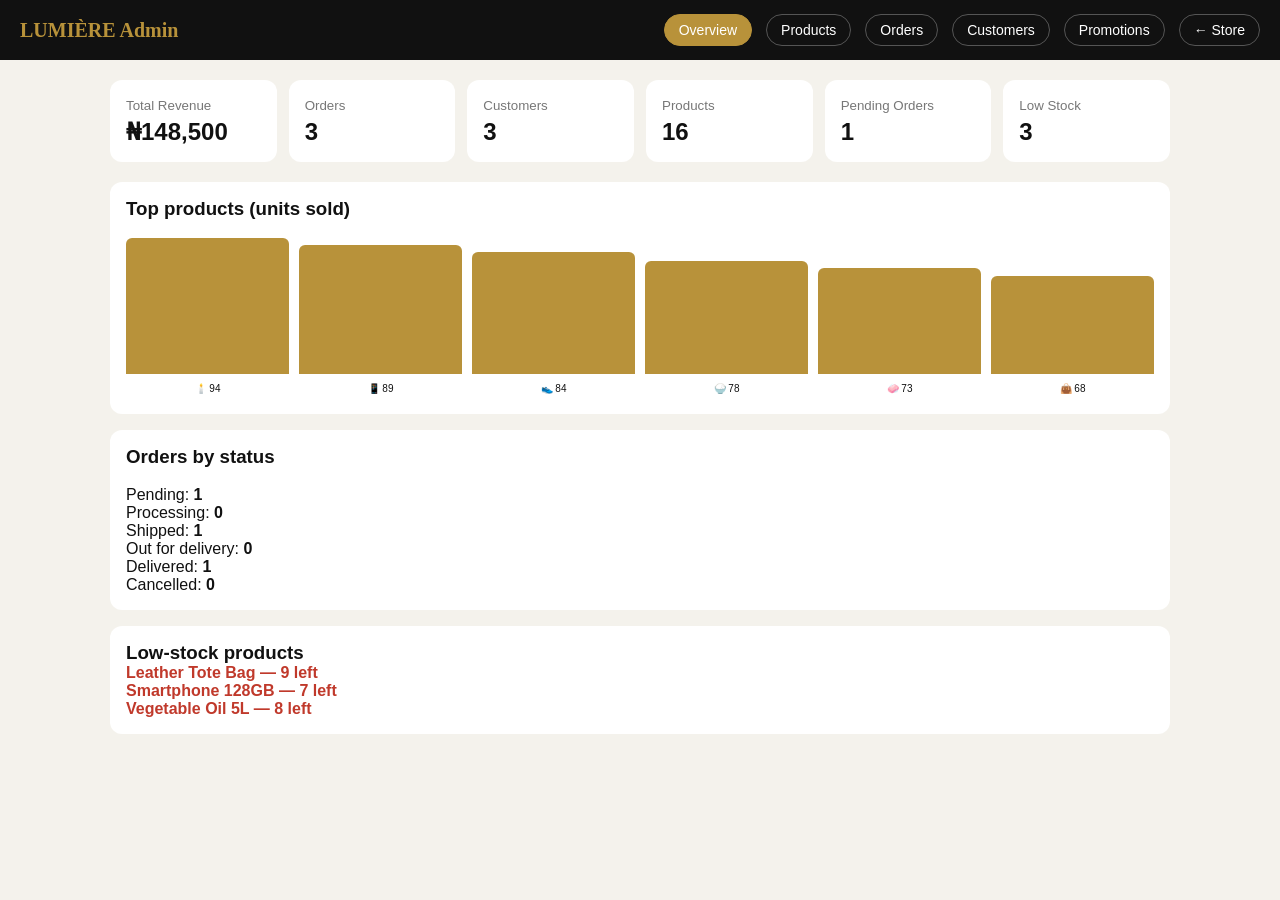
<file: shopping-website/admin/dashboard.html>
<!DOCTYPE html><html lang="en"><head><meta charset="UTF-8"><meta name="viewport" content="width=device-width,initial-scale=1"><title>Admin — Lumière</title>
<style>*{box-sizing:border-box;margin:0}body{font-family:'Segoe UI',sans-serif;background:#f4f2ec;color:#111}.top{background:#111;color:#fff;padding:14px 20px;display:flex;gap:14px;flex-wrap:wrap;align-items:center}.top b{font-family:Georgia;font-size:20px;color:#b8923a;margin-right:auto}.top button,.top a{background:none;border:1px solid #555;color:#fff;padding:7px 14px;border-radius:20px;cursor:pointer;font-size:14px;text-decoration:none}.top .on{background:#b8923a;border-color:#b8923a}
main{max-width:1100px;margin:auto;padding:20px}.cards{display:grid;grid-template-columns:repeat(auto-fit,minmax(150px,1fr));gap:12px;margin-bottom:20px}.k{background:#fff;border-radius:12px;padding:16px}.k small{color:#777}.k h2{margin-top:4px}.bx{background:#fff;border-radius:12px;padding:16px;margin-bottom:16px;overflow-x:auto}table{width:100%;border-collapse:collapse;font-size:14px}td,th{padding:8px;text-align:left;border-bottom:1px solid #eee;white-space:nowrap}
.bars{display:flex;align-items:flex-end;gap:10px;height:160px}.bars div{flex:1;background:#b8923a;border-radius:6px 6px 0 0;position:relative;min-width:30px}.bars span{position:absolute;bottom:-20px;font-size:10px;left:0;right:0;text-align:center}.bars{padding-bottom:24px}
input,select,button.b{padding:8px;border:1px solid #ddd;border-radius:8px;font:inherit}button.b{background:#111;color:#fff;cursor:pointer}.red{background:#c0392b!important}form{display:flex;gap:8px;flex-wrap:wrap;margin-bottom:12px}.low{color:#c0392b;font-weight:600}</style></head><body>
<div class="top"><b>LUMIÈRE Admin</b><button data-t="ov" class="on">Overview</button><button data-t="pr">Products</button><button data-t="or">Orders</button><button data-t="cu">Customers</button><button data-t="pm">Promotions</button><a href="../index.html">← Store</a></div>
<main id="m"></main><script src="../js/data.js"></script><script>
/* Admin dashboard: demo only, all data in localStorage */
let P=getProducts(),tab='ov';const m=document.getElementById('m');
const save=()=>LSS('sw_products',P);
function ov(){const o=getOrders(),ok=o.filter(x=>x.status!='Cancelled'),rev=ok.reduce((s,x)=>s+x.total,0),cu=new Set(o.map(x=>x.cust.email)).size,low=P.filter(p=>p.stock<10),pend=o.filter(x=>x.status=='Pending').length;
 const top=[...P].sort((a,b)=>b.sold-a.sold).slice(0,6),mx=top[0].sold,sc=STATUS.map(s=>[s,o.filter(x=>x.status==s).length]);
 return`<div class="cards">${[['Total Revenue',N(rev)],['Orders',o.length],['Customers',cu],['Products',P.length],['Pending Orders',pend],['Low Stock',low.length]].map(k=>`<div class="k"><small>${k[0]}</small><h2>${k[1]}</h2></div>`).join('')}</div>
 <div class="bx"><h3>Top products (units sold)</h3><br><div class="bars">${top.map(p=>`<div style="height:${p.sold/mx*100}%"><span>${p.emoji} ${p.sold}</span></div>`).join('')}</div></div>
 <div class="bx"><h3>Orders by status</h3><br>${sc.map(s=>`<p>${s[0]}: <b>${s[1]}</b></p>`).join('')}</div><div class="bx"><h3>Low-stock products</h3>${low.map(p=>`<p class="low">${p.name} — ${p.stock} left</p>`).join('')||'None'}</div>`}
function pr(){return`<div class="bx"><form onsubmit="addP(event)"><input name="n" required placeholder="Product name"><select name="c">${CATS.map(c=>`<option>${c}</option>`).join('')}</select><input name="p" type="number" required placeholder="Price ₦"><input name="d" type="number" value="0" placeholder="Discount %"><input name="s" type="number" value="10" placeholder="Stock"><button class="b">Add product</button></form>
 <table><tr><th>Product</th><th>Category</th><th>Price</th><th>Disc%</th><th>Stock</th><th></th></tr>${P.map(p=>`<tr><td>${p.emoji} ${p.name}</td><td>${p.cat}</td><td>${N(p.price)}</td><td>${p.disc}</td><td class="${p.stock<10?'low':''}">${p.stock}</td><td><button class="b" onclick="edP(${p.id})">Edit</button> <button class="b red" onclick="delP(${p.id})">Delete</button></td></tr>`).join('')}</table></div>`}
function addP(e){e.preventDefault();const f=new FormData(e.target);P.push({id:Math.max(0,...P.map(p=>p.id))+1,name:f.get('n'),cat:f.get('c'),price:+f.get('p'),disc:+f.get('d'),stock:+f.get('s'),emoji:'🛒',rating:4,sold:0,desc:'New product from Lumière.'});save();show()}
function edP(id){const p=P.find(x=>x.id==id),v=prompt('Price, discount %, stock (comma separated)',[p.price,p.disc,p.stock].join(','));if(!v)return;const[a,b,c]=v.split(',').map(Number);if([a,b,c].some(isNaN))return alert('Invalid values');Object.assign(p,{price:a,disc:b,stock:c});save();show()}
function delP(id){if(confirm('Delete this product?')){P=P.filter(p=>p.id!=id);save();show()}}
function or(){const o=getOrders();return`<div class="bx"><table><tr><th>Ref</th><th>Customer</th><th>Date</th><th>Total</th><th>Status</th></tr>${o.map((x,i)=>`<tr><td>${x.ref}</td><td>${x.cust.name}<br><small>${x.cust.email}</small></td><td>${new Date(x.date).toLocaleDateString('en-NG')}</td><td>${N(x.total)}</td><td><select onchange="stt(${i},this.value)">${STATUS.map(s=>`<option ${s==x.status?'selected':''}>${s}</option>`).join('')}</select></td></tr>`).join('')}</table></div>`}
function stt(i,v){const o=getOrders();o[i].status=v;LSS('sw_orders',o)}
function cu(){const mp={};getOrders().forEach(x=>{const c=mp[x.cust.email]=mp[x.cust.email]||{n:x.cust.name,e:x.cust.email,o:0,t:0};c.o++;c.t+=x.total});return`<div class="bx"><table><tr><th>Name</th><th>Email</th><th>Orders</th><th>Total spent</th></tr>${Object.values(mp).map(c=>`<tr><td>${c.n}</td><td>${c.e}</td><td>${c.o}</td><td>${N(c.t)}</td></tr>`).join('')}</table></div>`}
function pm(){const c=getCoupons();return`<div class="bx"><h3>Discount codes</h3><br><form onsubmit="addC(event)"><input name="c" required placeholder="CODE"><input name="p" type="number" min="1" max="90" required placeholder="% off"><button class="b">Create</button></form>${Object.entries(c).map(([k,v])=>`<p><b>${k}</b> — ${v}% off <button class="b red" onclick="delC('${k}')">✕</button></p>`).join('')}</div>
 <div class="bx"><h3>Flash sale</h3><br><form onsubmit="event.preventDefault();flash()"><input id="fp" type="number" min="0" max="90" placeholder="Set discount % on selected category"><select id="fc">${CATS.map(c=>`<option>${c}</option>`).join('')}</select><button class="b">Apply flash sale</button></form></div>`}
function addC(e){e.preventDefault();const f=new FormData(e.target),c=getCoupons();c[f.get('c').toUpperCase()]=+f.get('p');LSS('sw_coupons',c);show()}
function delC(k){const c=getCoupons();delete c[k];LSS('sw_coupons',c);show()}
function flash(){const p=+document.getElementById('fp').value,c=document.getElementById('fc').value;P.forEach(x=>{if(x.cat==c)x.disc=p});save();alert('Flash sale applied to '+c)}
function show(){m.innerHTML={ov,pr,or,cu,pm}[tab]()}
document.querySelectorAll('.top button').forEach(b=>b.onclick=()=>{tab=b.dataset.t;document.querySelectorAll('.top button').forEach(x=>x.classList.toggle('on',x==b));show()});show();
</script></body></html>
</file>
